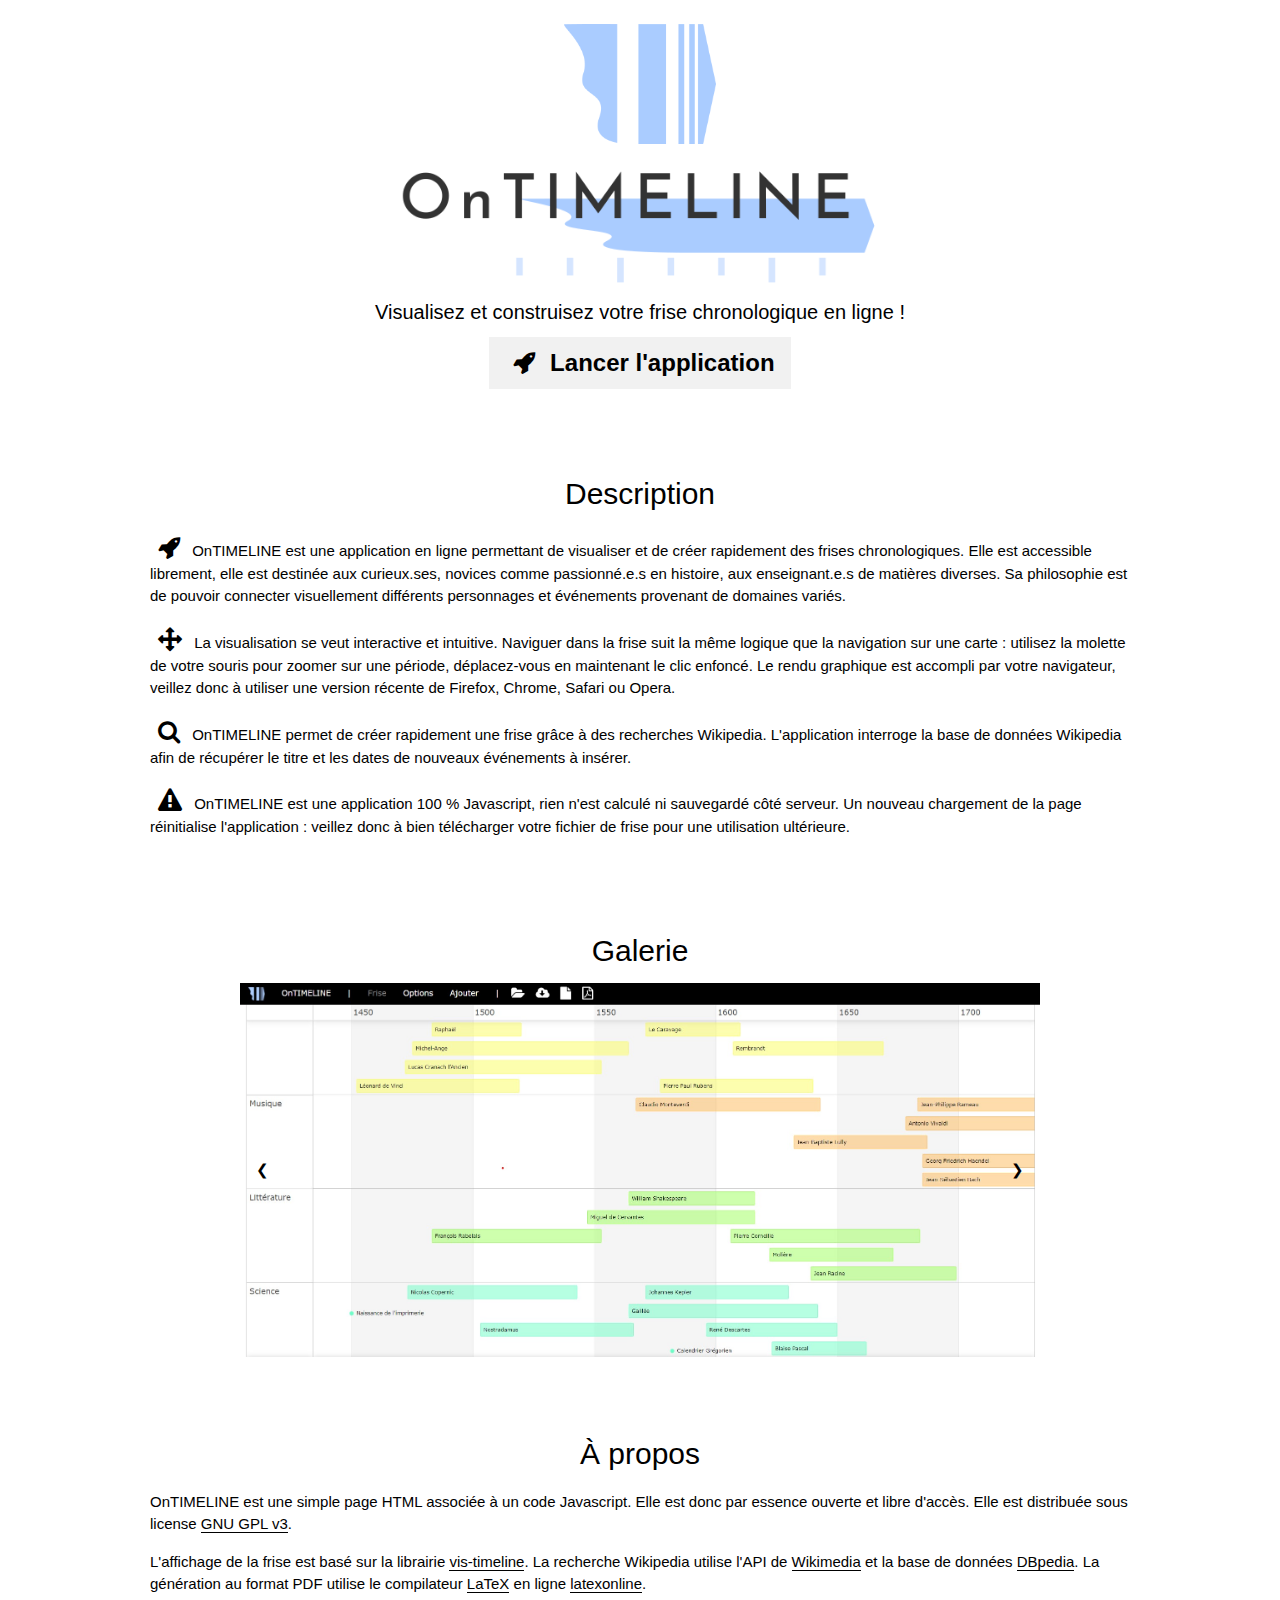
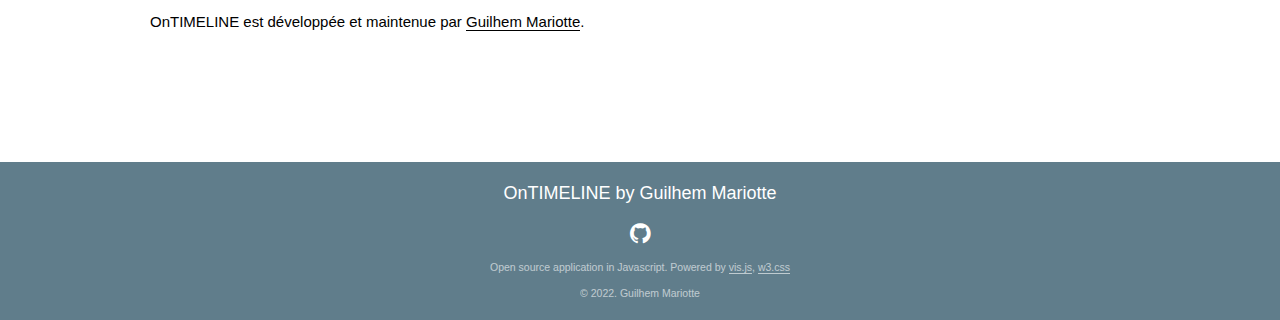
<file: index.html>
﻿<!DOCTYPE html>
<html xmlns="http://www.w3.org/1999/xhtml" xml:lang="fr" lang="fr" dir="ltr">

	<!------------------------------------------------------------------------------------------------------>
    
	<head> <!--Info sur la page-->
        <meta http-equiv="content-type" content="text/html" charset="utf-8" />
		<meta name="viewport" content="width=device-width, initial-scale=1" />
		<!--[if lt IE 9]>
            <script src="http://html5shiv.googlecode.com/svn/trunk/html5.js"></script>
        <![endif]-->
		<link rel="icon" type="image/x-icon" href="favicon.png">
		<link rel="stylesheet" href="css/style.css" media="all" type="text/css" />
		<link rel="stylesheet" href="css/w3.css" media="all" type="text/css" />
		<link rel="stylesheet" href="https://cdnjs.cloudflare.com/ajax/libs/font-awesome/4.7.0/css/font-awesome.min.css" />
		<!--[if lte IE 7]>
			<link rel="stylesheet" href="style_ie.css" />
        <![endif]-->
        <title>OnTIMELINE</title>
    </head>
	
	<!------------------------------------------------------------------------------------------------------>

    <body> <!--Corps de la page-->
		
		<!-- Header -->
		<header class="w3-container w3-theme w3-padding" id="myHeader">
			<div class="w3-center w3-margin-top">
				<img src="favicon.png" height="120px">
				</br></br>
				<img src="img/ontimeline.png" height="120px">
				<h4>Visualisez et construisez votre frise chronologique en ligne !</h4>
				<!-- <h1 class="w3-xxxlarge w3-animate-bottom">OnTIMELINE</h1> -->
				<a href="app.html" target="_blank" class="w3-btn w3-xlarge w3-theme-dark w3-hover-blue-gray w3-light-gray" style="font-weight:900;">
					<i class="fa fa-rocket w3-xlarge w3-padding-small"></i> Lancer l'application
				</a>
			</div>
		</header>
		
		<!-- <div class="w3-center"> -->
			<!-- <h2>Containers</h2> -->
			<!-- <p>Use containers to create headers, sections and footers.</p> -->
		<!-- </div> -->

		<div class="w3-container w3-padding-64 w3-white">
			<div class="w3-content">
				<h2 class="w3-center">Description</h2>
				
				<p><i class="fa fa-rocket w3-xlarge w3-padding-small"></i> OnTIMELINE est une application en ligne permettant de visualiser et de créer rapidement des frises chronologiques. Elle est accessible librement, elle est destinée aux curieux.ses, novices comme passionné.e.s en histoire, aux enseignant.e.s de matières diverses. Sa philosophie est de pouvoir connecter visuellement différents personnages et événements provenant de domaines variés.</p>
				<p><i class="fa fa-arrows w3-xlarge w3-padding-small"></i> La visualisation se veut interactive et intuitive. Naviguer dans la frise suit la même logique que la navigation sur une carte : utilisez la molette de votre souris pour zoomer sur une période, déplacez-vous en maintenant le clic enfoncé. Le rendu graphique est accompli par votre navigateur, veillez donc à utiliser une version récente de Firefox, Chrome, Safari ou Opera.</p>
				<p><i class="fa fa-search w3-xlarge w3-padding-small"></i> OnTIMELINE permet de créer rapidement une frise grâce à des recherches Wikipedia. L'application interroge la base de données Wikipedia afin de récupérer le titre et les dates de nouveaux événements à insérer.</p>
				<p><i class="fa fa-warning w3-xlarge w3-padding-small"></i> OnTIMELINE est une application 100 % Javascript, rien n'est calculé ni sauvegardé côté serveur. Un nouveau chargement de la page réinitialise l'application : veillez donc à bien télécharger votre fichier de frise pour une utilisation ultérieure.</p>
			</div>
		</div>
		
		
		<h2 class="w3-center">Galerie</h2>
			<div class="w3-content" style="max-width:800px;position:relative">
			
			<img class="mySlides w3-animate-opacity" src="img/screenshot1.jpg" style="width:100%">
			<img class="mySlides w3-animate-opacity" src="img/screenshot2.jpg" style="width:100%">
			<img class="mySlides w3-animate-opacity" src="img/screenshot3.jpg" style="width:100%">
			<img class="mySlides w3-animate-opacity" src="img/screenshot4.jpg" style="width:100%">
			
			<a class="w3-button w3-hover-dark-grey" style="position:absolute;top:45%;left:0;" onclick="plusDivs(-1)">&#10094;</a>
			<a class="w3-button w3-hover-dark-grey" style="position:absolute;top:45%;right:0;" onclick="plusDivs(+1)">&#10095;</a>
		</div>
		
		
		<div class="w3-container w3-padding-64 w3-white">
			<div class="w3-content">
				<h2 class="w3-center">&Agrave; propos</h2>
				
				<p>OnTIMELINE est une simple page HTML associée à un code Javascript. Elle est donc par essence ouverte et libre d'accès. Elle est distribuée sous license <a href="https://www.gnu.org/licenses/gpl-3.0.en.html" target="_blank">GNU GPL v3</a>.</p>
				<p>L'affichage de la frise est basé sur la librairie <a href="https://visjs.github.io/vis-timeline/docs/timeline/" target="_blank">vis-timeline</a>. La recherche Wikipedia utilise l'API de <a href="https://api.wikimedia.org/wiki/API_reference" target="_blank">Wikimedia</a> et la base de données <a href="https://www.dbpedia.org/resources/latest-core/" target="_blank">DBpedia</a>. La génération au format PDF utilise le compilateur <a href="https://www.latex-project.org/" target="_blank">LaTeX</a> en ligne <a href="https://latexonline.cc/" target="_blank">latexonline</a>.</p>
				<p>OnTIMELINE est développée et maintenue par <a href="http://guilhemmariotte.com" target="_blank">Guilhem Mariotte</a>.</p>
			</div>
		</div>
		
		
		<footer class="w3-container w3-padding w3-blue-gray w3-center">
			<h5>OnTIMELINE by <a href="http://guilhemmariotte.com" target="_blank">Guilhem Mariotte</a></h5>
			<a href="https://github.com/guilhemmariotte/OnTIMELINE" target="_blank"><i class="fa fa-github w3-xlarge w3-padding-small"></i></a>
			<p class="w3-opacity">Open source application in Javascript. Powered by <a href="https://visjs.org/" target="_blank">vis.js</a>, <a href="https://www.w3schools.com/w3css/default.asp" target="_blank">w3.css</a></p>
			<p class="w3-opacity">&copy; 2022. Guilhem Mariotte</p>
		</footer>
		
		
		<script>
			// Slideshows
			var slideIndex = 1;

			function plusDivs(n) {
			  slideIndex = slideIndex + n;
			  showDivs(slideIndex);
			}

			function showDivs(n) {
			  var x = document.getElementsByClassName("mySlides");
			  if (n > x.length) {slideIndex = 1}    
			  if (n < 1) {slideIndex = x.length} ;
			  for (i = 0; i < x.length; i++) {
				x[i].style.display = "none";  
			  }
			  x[slideIndex-1].style.display = "block";  
			}

			showDivs(1);
		</script>
		
    </body>
</html>
</file>
<file: css/style.css>
﻿/* CSS Stylesheet */

/* Marker style ------------------------------------------------------------- */

html
{
	height : 100%; /* of the browser window */
}

@font-face
{
	font-family : "myfont";
	src : url('fonts/Roboto-Light.ttf') format('truetype');
}

@font-face
{
	font-family : "myfont-thin";
	src : url('fonts/Roboto-Thin.ttf') format('truetype');
}

@font-face
{
	font-family : "myfont-bold";
	src : url('fonts/Roboto-Regular.ttf') format('truetype');
}

body, html, h1, h2, h3, h4, nav, p, tr, td, th
{
	/* font-family : myfont, "Arial Black", Gisha, "Levenim MT", "Trebuchet MS", "Lucida Sans", "Tempus Sans ITC", "Maiandra GD", Arial, serif; */
	font-family : sans-serif;
	/* font-size : 90%; */
}

h1
{
	font-size : 100%;
	/* text-align : left; */
	/* color : black; */
	/* text-shadow : 1px 1px white, -1px -1px black; */
	/* margin-bottom : 10px; */
	margin : 0px;
	padding : 0px;
}

h2
{
	font-size : 100%;
	margin-top : 20px;
	margin-left : 0px;
}

h3
{
	font-size : 100%;
	margin-top : 20px;
	margin-left : 0px;
}

h4
{
	font-size : 100%;
	margin-top : 20px;
	margin-left : 0px;
}

address
{
	font-family : myfont, Arial;
	font-style : normal;
	text-align : left;
	margin-left : 50px;
}

footer
{
    /* position : fixed; */
	/* width : 300px; */
	/* margin-left : 40px; */
	padding-left : 0px;
	margin-top : 50px;
	font-size : 70%;
	/* text-align : left; */
	/* background-color : green; */
}

a
{
	color : black;
	text-decoration : none;
}

nav
{
    font-size : 90%;
}

p a, .tabtxt a
{
	/* font-weight : bold; */
	border-bottom : 1px solid;
}

nav a
{
    padding-bottom : 0px;
    text-decoration : none;
}

p a:hover
{
	/* border-bottom : 1px solid black; */
	color : rgb(100,100,100);
	border-bottom : 1px solid rgb(100,100,100);
}

.tabtxt a:hover
{
	/* border-bottom : 1px solid black; */
	color : rgb(100,100,100);
	border-bottom : 1px solid rgb(100,100,100);
}

address a:hover
{
	border-bottom : 1px solid black;
	/* color : rgb(100,100,100); */
}

nav a:hover
{
    border-bottom : 1px solid rgb(100,100,100);
}

table {
	border-collapse: collapse;
	width: 100%;
}

td, th {
	border: 1px solid #dddddd;
	text-align: left;
	padding: 8px;
}

tr:nth-child(even) {
	background-color: #dddddd;
}



/* User style --------------------------------------------------------------- */

:root {
	--color0: #cccccc;
	--color1: #cccccc;
	--color2: #cccccc;
	--color3: #cccccc;
	--color4: #cccccc;
	--color5: #cccccc;
	--color6: #cccccc;
	--color7: #cccccc;
	--color8: #cccccc;
	--color9: #cccccc;
	
	--color00: #cccccc;
	--color01: #cccccc;
	--color02: #cccccc;
	--color03: #cccccc;
	--color04: #cccccc;
	--color05: #cccccc;
	--color06: #cccccc;
	--color07: #cccccc;
	--color08: #cccccc;
	--color09: #cccccc;
	
	--overflowtype: visible;
	
	--itemfontsize: 13px;
}


/* Font size */
.vis-tooltip
{
	font-size : 100%;
}

.vis-time-axis
{
	font-size : 100%;
}

.vis-item
{
	font-size : var(--itemfontsize);
	border-color : #cccccc;
	background-color : #cccccc;
}

.vis-item.vis-cluster
{
	text-align : left;
	border-color : #cccccc;
	background-color : #cccccc;
}

.vis-item .vis-item-content
{
	padding: 0px;
}


/* alternating column backgrounds */
.vis-time-axis .vis-grid.vis-odd
{
  background: #f5f5f5;
}


/* range overflow */
.vis-item.class0 .vis-item-overflow
{
  overflow: var(--overflowtype);
}

.vis-item.class1 .vis-item-overflow
{
  overflow: var(--overflowtype);
}

.vis-item.class2 .vis-item-overflow
{
  overflow: var(--overflowtype);
}

.vis-item.class3 .vis-item-overflow
{
  overflow: var(--overflowtype);
}

.vis-item.class4 .vis-item-overflow
{
  overflow: var(--overflowtype);
}

.vis-item.class5 .vis-item-overflow
{
  overflow: var(--overflowtype);
}

.vis-item.class6 .vis-item-overflow
{
  overflow: var(--overflowtype);
}

.vis-item.class7 .vis-item-overflow
{
  overflow: var(--overflowtype);
}

.vis-item.class8 .vis-item-overflow
{
  overflow: var(--overflowtype);
}

.vis-item.class9 .vis-item-overflow
{
  overflow: var(--overflowtype);
}





.vis-item.class0
{
	border-color : var(--color0);
	background-color : var(--color00);
}

.vis-item.class1
{
	border-color : var(--color1);
	background-color : var(--color01);
}

.vis-item.class2
{
	border-color : var(--color2);
	background-color : var(--color02);
}

.vis-item.class3
{
	border-color : var(--color3);
	background-color : var(--color03);
}

.vis-item.class4
{
	border-color : var(--color4);
	background-color : var(--color04);
}

.vis-item.class5
{
	border-color : var(--color5);
	background-color : var(--color05);
}

.vis-item.class6
{
	border-color : var(--color6);
	background-color : var(--color06);
}

.vis-item.class7
{
	border-color : var(--color7);
	background-color : var(--color07);
}

.vis-item.class8
{
	border-color : var(--color8);
	background-color : var(--color08);
}

.vis-item.class9
{
	border-color : var(--color9);
	background-color : var(--color09);
}

/*
1 green, dark rose, yellow, violet, 5 light green, red, orange, blue, 9 dark green, bright violet, dark orange, dark blue
['#3CA25B', '#CB7179', '#cad750', '#7850a1', '#a1ca5a', '#f2273b', '#f2ca5a', '#78a1d7', '#a1a15a', '#ca5aca', '#ca783b', '#3b3b5a']
*/

/*
.vis-item.politique
{
	border-color : #78a1d7;
	background-color : #78a1d7;
}

.vis-item.religion
{
	border-color : #3b3b5a;
	background-color : #3b3b5a;
}

.vis-item.guerre
{
	border-color : #7850a1;
	background-color : #7850a1;
}

.vis-item.peinture
{
	border-color : #cad750;
	background-color : #cad750;
}

.vis-item.musique
{
	border-color : #f2ca5a;
	background-color : #f2ca5a;
}

.vis-item.science
{
	border-color : #CB7179;
	background-color : #CB7179;
}

.vis-item.pseudoscience
{
	border-color : #cccccc;
	background-color : #cccccc;
}
*/

.chinois
{
	font-size : 110%;
	color : rgb(100,100,100);
	font-family : SimHei, SimSun-ExtB, "Arial Unicode MS Normal", MingLiu, serif;
}

.pagesize
{
	width : 100%;
	/* min-width : 500px; */
	/* max-width : 1500px; */
	height : 100%;
	margin : auto; /* horizontal centering */
	/*position : relative;*/
	padding-bottom : 0px; /* internal margin */
	margin-bottom : 0px; /* marge extérieure */
	overflow : hidden;
	/* background-color : blue; */
}

.contents
{
	height : 100%;
	display : block;
	position : relative;
	margin-top : 0px;
	margin-left : 0px;
    text-align : left;
	overflow : auto;
	/* background-color : red; */
}

.contents section
{
	display : block;
	position : relative;
	top : 40px;
	/*position : relative;
	top : 50%;
	transform : translate(0%,-50%); /* vertical centering */
	/* background-color : magenta; */
}

.contents section p
{
	margin-right : 10px;
}

.no-timeline
{
	font-size : 150%;
	text-align : center;
	position : relative;
	display : block;
	height : 100%;
	/* padding-top : 150px; */
}

#Timeline:hover
{
	/* background-color : #ddddff; */
	/* border: 4px dashed black; */
}

#Options
{
	/* padding-left : 50px; */
}



/* Style the tab */
.tab {
	/* height: 39px; */
	/* overflow: visible; */
	/* border: 1px solid #ccc; */
	/* background-color: #f1f1f1; */
	/* z-index: 20; */
}

/* Style the buttons that are used to open the tab content */
.tab button {
	/* background-color: inherit; */
	float: left;
	border: none;
	outline: none;
	cursor: pointer;
	padding: 14px 16px;
	transition: 0.3s;
}

.tab input {
	opacity: 0;
	position: absolute;
}

/* Change background color of buttons on hover */
.tab button:hover {
	background-color: #ccc;
}

/* Create an active/current tablink class */
.tab button.active {
	/* background-color: #ccc; */
	color: gray;
}

/* Style the tab content */
.tabcontent {
	display: none;
	height: calc(100% - 39px);
	padding: 6px 12px;
	/* border: 1px solid #ccc; */
	border-top: none;
	position: relative;
	/* margin-top: 39px; */
	top: 39px;
}



/* Style of the checkboxes */
.classic-checkbox
{
	-webkit-appearance: none;
	background-color: #fafafa;
	border: 1px solid #cacece;
	/* box-shadow: 0 1px 2px rgba(0,0,0,0.05), inset 0px -15px 10px -12px rgba(0,0,0,0.05); */
	padding: 9px;
	margin : 0px;
	border-radius: 3px;
	display: inline-block;
	position: relative;
}

.classic-checkbox:active, .classic-checkbox:checked:active {
	box-shadow: 0 1px 2px rgba(0,0,0,0.05), inset 0px 1px 3px rgba(0,0,0,0.1);
}

.classic-checkbox:checked
{
	background-color: #e9ecee;
	border: 1px solid #adb8c0;
	/* box-shadow: 0 1px 2px rgba(0,0,0,0.05), inset 0px -15px 10px -12px rgba(0,0,0,0.05), inset 15px 10px -12px rgba(255,255,255,0.1); */
	color: #99a1a7;
}

.classic-checkbox:checked:after
{
	content: '\2714';
	font-size: 14px;
	position: absolute;
	top: 0px;
	left: 3px;
	color: #99a1a7;
}


/* Tooltip container */
.tooltip {
	position: relative;
	display: inline-block;
	/* top: 50%; */
	transform: translate(0%,10%);
	cursor: pointer;
	overflow: visible;
}

.tooltipmargin {
	margin-left: 10vw;
}

/* Tooltip text */
.tooltip .tooltiptext {
	visibility: hidden;
	background-color: gray;
	color: #fff;
	text-align: center;
	padding: 5px 0;
	border-radius: 6px;
	position: absolute;
	z-index: 99999;
	width: 120px;
	top: 100%;
	left: 50%;
	margin-left: -60px; /* Use half of the width (120/2 = 60), to center the tooltip */
}

/* Tooltip arrow */
.tooltip .tooltiptext::after {
	content: " ";
	position: absolute;
	bottom: 100%;  /* At the top of the tooltip */
	left: 50%;
	margin-left: -5px;
	border-width: 5px;
	border-style: solid;
	border-color: transparent transparent gray transparent;
}

/* Show the tooltip text when you mouse over the tooltip container */
.tooltip:hover .tooltiptext {
	visibility: visible;
}


/* Style of the load and save buttons */
.button1
{
	cursor: pointer;
	background-color: #aaaaaa;
	color: #ffffff;
	border-radius: 10px;
	padding: 10px 20px;
	margin: 10px;
	display: inline-block;
}

.button1:hover
{
	background-color: #888888;
	/* box-shadow: 0 0 8px black; */
}


/* Style of the results list */
#results_list {
	list-style-type: none;
	margin: 0;
	padding: 0;
	/* overflow: hidden; */
}

#results_list li {
	float: left;
	cursor: pointer;
	padding: 16px;
}

#results_list li:hover {
	background-color: #cccccc;
}
</file>
